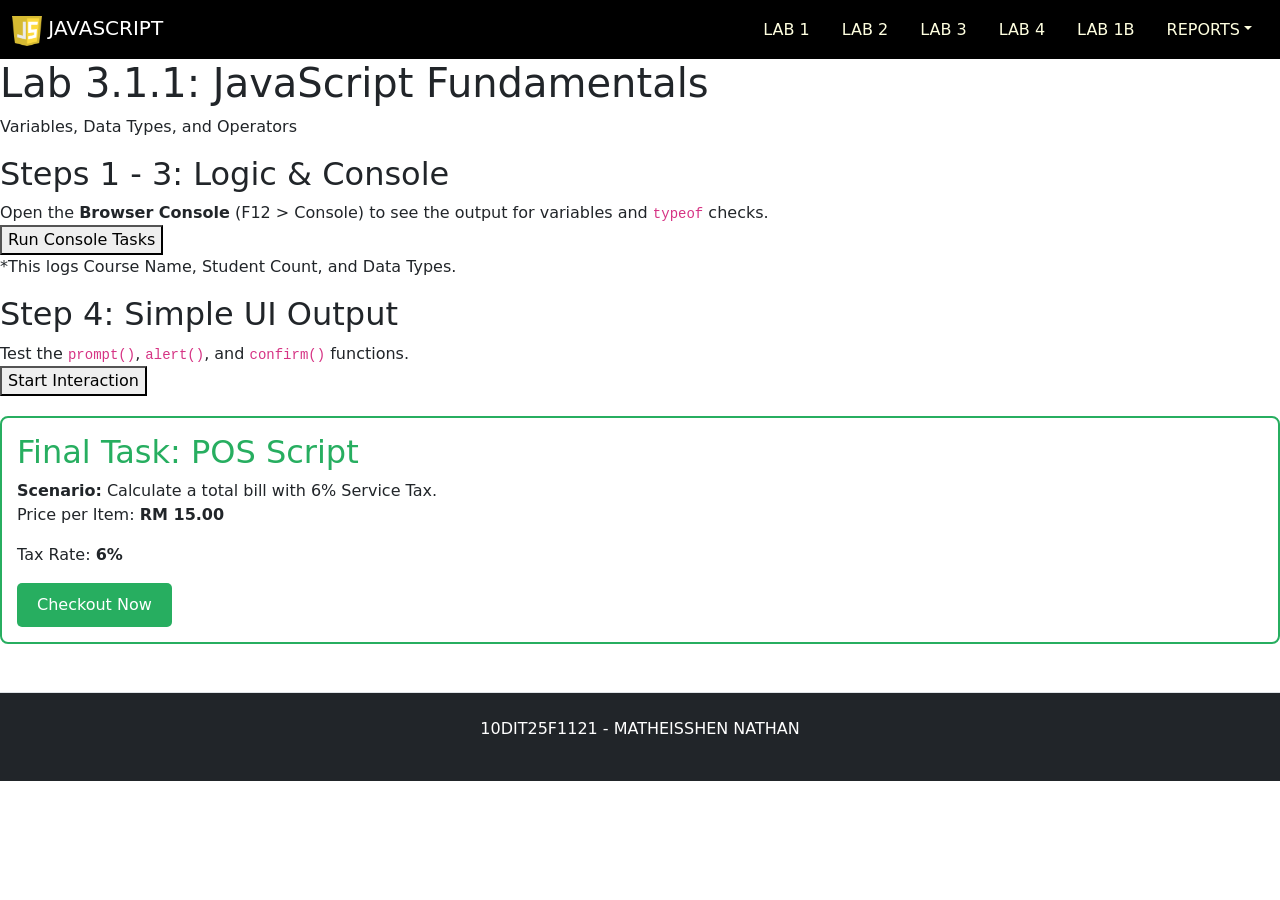
<file: index.html>
<!DOCTYPE html>
<html lang="en">

<head>
    <meta charset="UTF-8">
    <meta name="viewport" content="width=device-width, initial-scale=1.0">
    <title>JAVASCRIPT</title>
    <link rel="stylesheet" href="css/style.css">
    <link href="https://cdn.jsdelivr.net/npm/bootstrap@5.3.8/dist/css/bootstrap.min.css" rel="stylesheet">
</head>

<body>
    <header class="top">
        <nav class="navbar navbar-expand-lg ">
            <div class="container-fluid">
                <a class="navbar-brand" href="index.html" style="color: white;">
                    <img src="img\img_js.png" alt="Logo" width="30" height="30" class="d-inline-block align-text-top">
                    JAVASCRIPT
                </a>
                <nav class="nav">
                    <ul class="nav justify-content-end">
                        <li class="nav-item">
                            <a class="nav-link active" aria-current="page" href="index.html">LAB 1</a>
                        </li>
                        <li class="nav-item">
                            <a class="nav-link" href="lab_operators.html">LAB 2</a>
                        </li>
                        <li class="nav-item">
                            <a class="nav-link" href="lab_marklab.html">LAB 3</a>
                        </li>
                        <li class="nav-item">
                            <a class="nav-link" href="portfolio.html">LAB 4</a>
                        </li>
                        <li class="nav-item">
                            <a class="nav-link" href="mark_loop.html">LAB 1B</a>
                        </li>
                        <li class="nav-item dropdown">
                            <a class="nav-link dropdown-toggle" href="#" role="button" data-bs-toggle="dropdown" aria-expanded="false">REPORTS</a>
                            <ul class="dropdown-menu" style="background-color: black;">
                                <li class="dropdown-item">
                                    <a class="nav-link" href="LAB ACTIVITY 3_JS_Part 1.pdf" target="_blank">REPORT 1</a>
                                </li>
                                <li class="dropdown-item">
                                    <a class="nav-link" href="LAB ACTIVITY 3_JS_Part1-b.pdf" target="_blank">REPORT 2</a>
                                </li>
                                <li class="dropdown-item">
                                    <a class="nav-link" href="LAB ACTIVITY 3_JS_Part B_week9.pdf" target="_blank">REPORT 3</a>
                                </li>
                                <li class="dropdown-item">
                                    <a class="nav-link" href="LAB ACTIVITY 3_JS_Part C_week9 (AutoRecovered).pdf" target="_blank">REPORT 4</a>
                                </li>
                            </ul>
                        </li>
                    </ul>
                </nav>
            </div>
        </nav>
    </header>
    <main>
        <header>
            <h1>Lab 3.1.1: JavaScript Fundamentals</h1>
            <p>Variables, Data Types, and Operators</p>
        </header>
        <section class="lab-card">
            <h2>Steps 1 - 3: Logic & Console</h2>
            <div class="instruction">
                Open the <strong>Browser Console</strong> (F12 > Console) to see the output for variables and <code>typeof</code> checks.
            </div>
            <button onclick="runConsoleTasks()">Run Console Tasks</button>
            <p class="note">*This logs Course Name, Student Count, and Data Types.</p>
        </section>
    
        <section class="lab-card">
            <h2>Step 4: Simple UI Output</h2>
            <div class="instruction">
                Test the <code>prompt()</code>, <code>alert()</code>, and <code>confirm()</code> functions.
            </div>
            <button onclick="runInteraction()">Start Interaction</button>
        </section>
    
        <section class="lab-card" style="border: 2px solid #27ae60; margin-top: 20px; padding: 15px; border-radius: 8px;">
            <h2 style="color: #27ae60;">Final Task: POS Script</h2>
            <div class="instruction">
                <strong>Scenario:</strong> Calculate a total bill with 6% Service Tax.
            </div>
            <p>Price per Item: <strong>RM 15.00</strong></p>
            <p>Tax Rate: <strong>6%</strong></p>
            
            <button onclick="runPOS()" style="background-color: #27ae60; color: white; padding: 10px 20px; border: none; border-radius: 5px; cursor: pointer;">
                Checkout Now
            </button>
        </section>

    </main>
    <footer class="bg-dark border-top py-4 mt-5">
        <div class="container text-center">
            <p style="color: white;">10DIT25F1121 - MATHEISSHEN NATHAN</p>
        </div>
    </footer>
    <script>
    
        function runConsoleTasks() {
           
            const courseName = "Web Design Technology";
            let studentCount = 30;
            let isLabFinished = false;
    
            console.log("--- Step 1: Variables ---");
            console.log("Course:", courseName);
            console.log("Initial Students:", studentCount);
    
       
            let x = 10;
            let y = 3;
            console.log("--- Step 2: Arithmetic ---");
            console.log("Addition (10+3):", x + y);
            console.log("Remainder (10%3):", x % y);
    
    
            console.log("--- Step 3: Data Types ---");
            console.log("Type of courseName:", typeof courseName);
            console.log("Type of studentCount:", typeof studentCount);
            console.log("Type of isLabFinished:", typeof isLabFinished);
    
            alert("Check your browser console (F12) to see the results!");
    
        }
   

   
        function runInteraction() {
            let username = prompt("What is your name?");
            if (username) {
    
                alert("Welcome to JS Lab, " + username + "!");
                
                let proceed = confirm("Do you want to start the lab?");
                console.log("User wants to proceed:", proceed);
            }
        }
    

        function runPOS() {
            const pricePerItem = 15;
            const taxRate = 0.06;

            let quantity = prompt("How many items do you want to buy?");

            if (quantity !== null && quantity !== "") {
                let qtyNumber = parseInt(quantity);

                if (!isNaN(qtyNumber) && qtyNumber > 0) {
                    let subtotal = pricePerItem * qtyNumber;
                    let totalTax = subtotal * taxRate;
                    let finalBill = subtotal + totalTax;

                    alert("Order Summary:\n" +
                    "-------------------\n" +
                    "Quantity: " + qtyNumber + "\n" +
                    "Subtotal: RM " + subtotal.toFixed(2) + "\n" +
                    "Service Tax (6%): RM " + totalTax.toFixed(2) + "\n\n" +
                    "Your total bill is: RM " + finalBill.toFixed(2));
                
                } else {
                    alert("Invalid input! Please enter a valid number.");
                }
            }

        }
        
    </script>
    <script src="https://cdn.jsdelivr.net/npm/bootstrap@5.3.8/dist/js/bootstrap.bundle.min.js"
        integrity="sha384-FKyoEForCGlyvwx9Hj09JcYn3nv7wiPVlz7YYwJrWVcXK/BmnVDxM+D2scQbITxI"
        crossorigin="anonymous"></script>

</body>

</html>
</file>
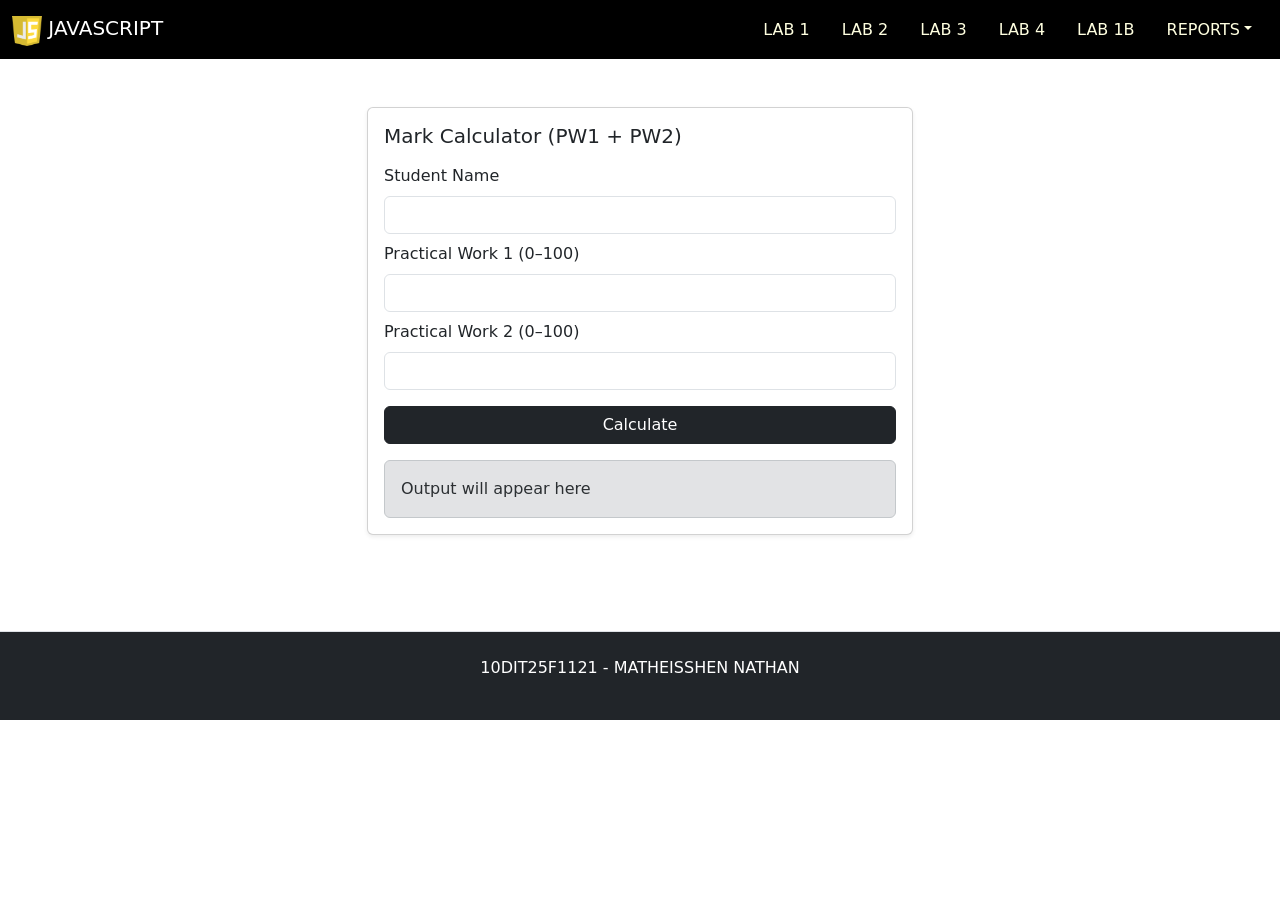
<file: lab_marklab.html>
<!DOCTYPE html>
<html lang="en">

<head>
    <meta charset="UTF-8">
    <meta name="viewport" content="width=device-width, initial-scale=1.0">
    <title>JAVASCRIPT</title>
    <link href="https://cdn.jsdelivr.net/npm/bootstrap@5.3.8/dist/css/bootstrap.min.css" rel="stylesheet">
    <link rel="stylesheet" href="css/style.css">
</head>

<body>
    <header class="top">
        <nav class="navbar navbar-expand-lg ">
            <div class="container-fluid">
                <a class="navbar-brand" href="index.html" style="color: white;">
                    <img src="img\img_js.png" alt="Logo" width="30" height="30" class="d-inline-block align-text-top">
                    JAVASCRIPT
                </a>
                <nav class="nav">
                    <ul class="nav justify-content-end">
                        <li class="nav-item">
                            <a class="nav-link active" aria-current="page" href="index.html">LAB 1</a>
                        </li>
                        <li class="nav-item">
                            <a class="nav-link" href="lab_operators.html">LAB 2</a>
                        </li>
                        <li class="nav-item">
                            <a class="nav-link" href="lab_marklab.html">LAB 3</a>
                        </li>
                        <li class="nav-item">
                            <a class="nav-link" href="portfolio.html">LAB 4</a>
                        </li>
                        <li class="nav-item">
                            <a class="nav-link" href="mark_loop.html">LAB 1B</a>
                        </li>
                        <li class="nav-item dropdown">
                            <a class="nav-link dropdown-toggle" href="#" role="button" data-bs-toggle="dropdown" aria-expanded="false">REPORTS</a>
                            <ul class="dropdown-menu" style="background-color: black;">
                                <li class="dropdown-item">
                                    <a class="nav-link" href="LAB ACTIVITY 3_JS_Part 1.pdf" target="_blank">REPORT 1</a>
                                </li>
                                <li class="dropdown-item">
                                    <a class="nav-link" href="LAB ACTIVITY 3_JS_Part1-b.pdf" target="_blank">REPORT 2</a>
                                </li>
                                <li class="dropdown-item">
                                    <a class="nav-link" href="LAB ACTIVITY 3_JS_Part B_week9.pdf" target="_blank">REPORT 3</a>
                                </li>
                                <li class="dropdown-item">
                                    <a class="nav-link" href="LAB ACTIVITY 3_JS_Part C_week9 (AutoRecovered).pdf" target="_blank">REPORT 4</a>
                                </li>
                            </ul>
                        </li>
                    </ul>
                </nav>
            </div>
        </nav>
    </header>
    <main>
        <div class="container py-5">
            <div class="row justify-content-center">
                <div class="col-md-6">

                    <div class="card shadow-sm">
                        <div class="card-body">
                            <h1 class="h5 mb-3">Mark Calculator (PW1 + PW2)</h1>

                            <div class="mb-2">
                                <label class="form-label">Student Name</label>
                                <input type="text" id="studentName" class="form-control">
                            </div>

                            <div class="mb-2">
                                <label class="form-label">Practical Work 1 (0–100)</label>
                                <input type="number" id="pw1" class="form-control" min="0" max="100">
                            </div>

                            <div class="mb-3">
                                <label class="form-label">Practical Work 2 (0–100)</label>
                                <input type="number" id="pw2" class="form-control" min="0" max="100">
                            </div>

                            <button id="btnCalc" class="btn btn-dark w-100">Calculate</button>

                            <div id="outputBox" class="alert alert-secondary mt-3 mb-0">
                                Output will appear here
                            </div>
                        </div>
                    </div>

                </div>
            </div>
        </div>


    </main>
    <footer class="bg-dark border-top py-4 mt-5">
        <div class="container text-center">
            <p style="color: white;">10DIT25F1121 - MATHEISSHEN NATHAN</p>
        </div>
    </footer>
    <script src="js/script.js"></script>
    <script src="https://cdn.jsdelivr.net/npm/bootstrap@5.3.8/dist/js/bootstrap.bundle.min.js"></script>
</body>

</html>
</file>
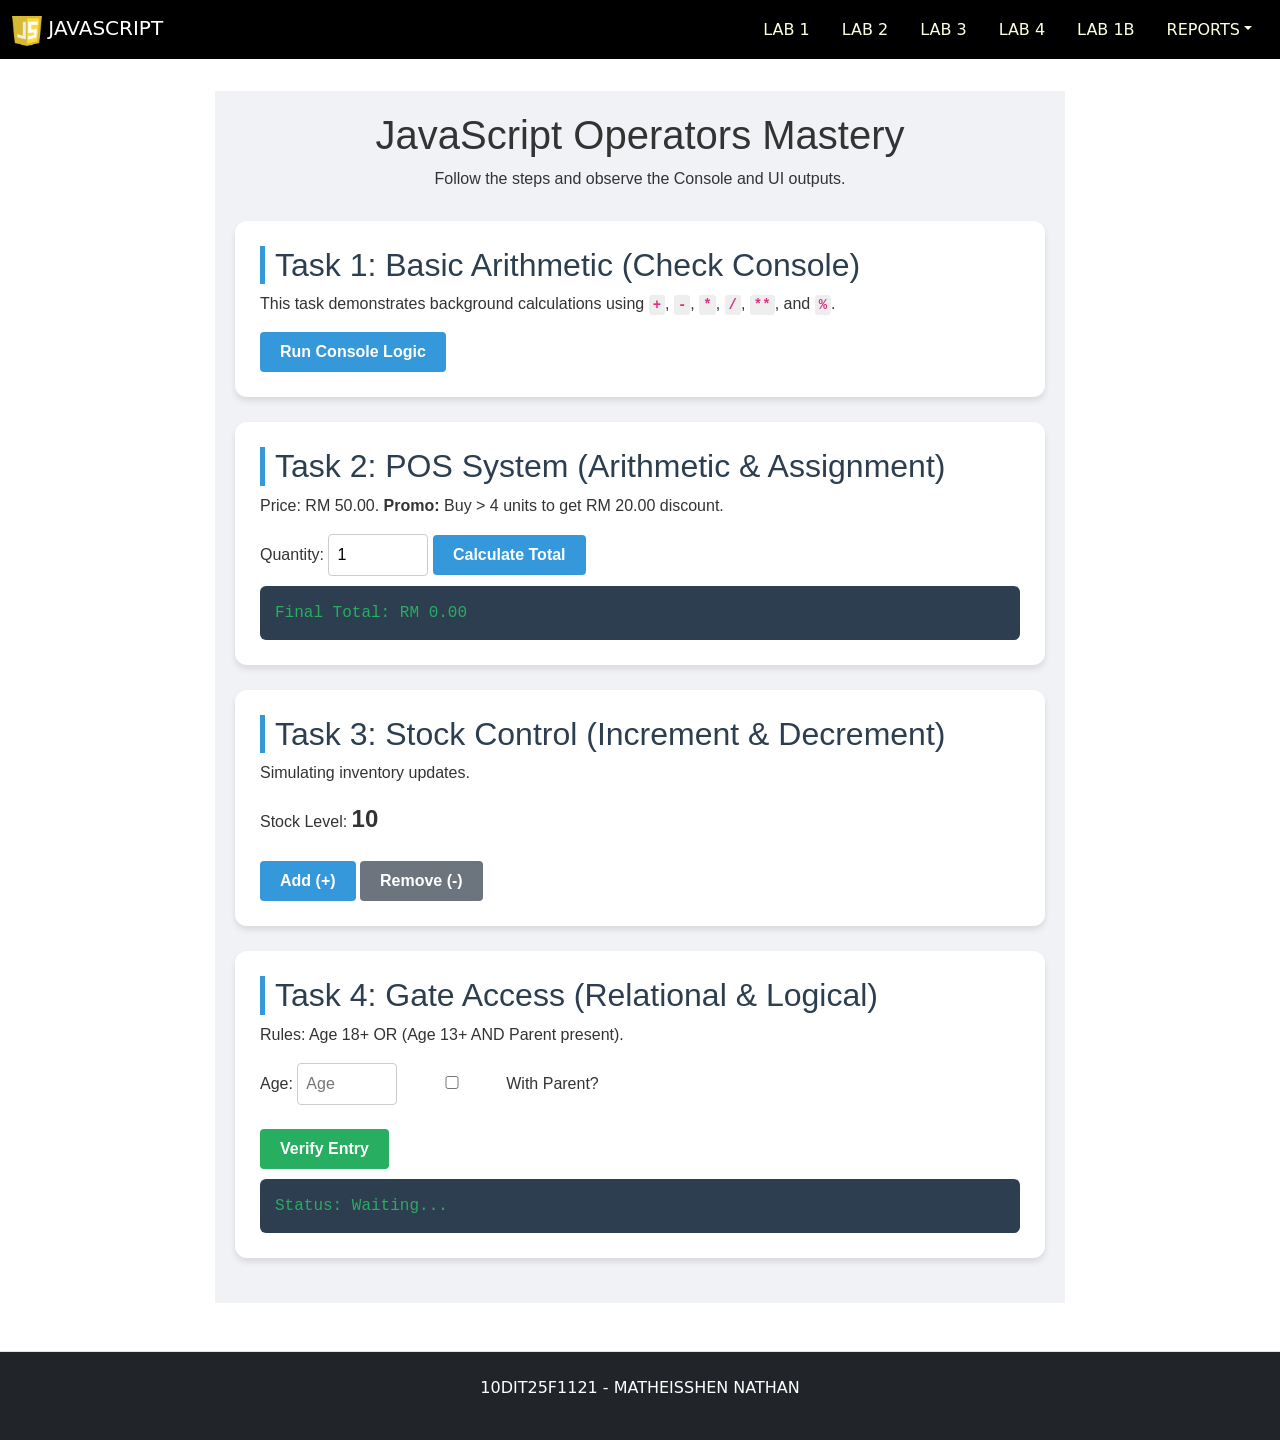
<file: lab_operators.html>
<!DOCTYPE html>
<html lang="en">

<head>
    <meta charset="UTF-8">
    <meta name="viewport" content="width=device-width, initial-scale=1.0">
    <title>JAVASCRIPT</title>
    <link href="https://cdn.jsdelivr.net/npm/bootstrap@5.3.8/dist/css/bootstrap.min.css" rel="stylesheet">
    <link rel="stylesheet" href="css/style.css">
    <style>
        main {
            font-family: 'Segoe UI', sans-serif;
            max-width: 850px;
            margin: 2rem auto;
            background-color: #f0f2f5;
            padding: 20px;
            color: #333;
        }

        section {
            background: white;
            padding: 25px;
            border-radius: 12px;
            margin-bottom: 25px;
            box-shadow: 0 4px 6px rgba(0, 0, 0, 0.1);
        }

        h2 {
            color: #2c3e50;
            border-left: 5px solid #3498db;
            padding-left: 10px;
            margin-top: 0;
        }

        .output-box {
            background: #2c3e50;
            color: #27ae60;
            padding: 15px;
            border-radius: 6px;
            font-family: 'Courier New', monospace;
            margin-top: 10px;
        }

        .short-note {
            background: #fff3cd;
            color: #856404;
            padding: 15px;
            border-radius: 6px;
            margin-top: 15px;
            border-left: 5px solid #ffc107;
            display: none;
            font-size: 0.9rem;
        }

        input {
            padding: 8px;
            width: 100px;
            border-radius: 4px;
            border: 1px solid #ccc;
        }

        button {
            padding: 8px 20px;
            background: #3498db;
            color: white;
            border: none;
            border-radius: 4px;
            cursor: pointer;
            font-weight: bold;
        }

        button:hover {
            background: #2980b9;
        }

        code {
            background: #eee;
            padding: 2px 4px;
            border-radius: 3px;
            font-weight: bold;
            color: #d63384;
        }
    </style>
</head>

<body>
    <header class="top">
        <nav class="navbar navbar-expand-lg ">
            <div class="container-fluid">
                <a class="navbar-brand" href="index.html" style="color: white;">
                    <img src="img\img_js.png" alt="Logo" width="30" height="30" class="d-inline-block align-text-top">
                    JAVASCRIPT
                </a>
                <nav class="nav">
                    <ul class="nav justify-content-end">
                        <li class="nav-item">
                            <a class="nav-link active" aria-current="page" href="index.html">LAB 1</a>
                        </li>
                        <li class="nav-item">
                            <a class="nav-link" href="lab_operators.html">LAB 2</a>
                        </li>
                        <li class="nav-item">
                            <a class="nav-link" href="lab_marklab.html">LAB 3</a>
                        </li>
                        <li class="nav-item">
                            <a class="nav-link" href="portfolio.html">LAB 4</a>
                        </li>
                        <li class="nav-item">
                            <a class="nav-link" href="mark_loop.html">LAB 1B</a>
                        </li>
                        <li class="nav-item dropdown">
                            <a class="nav-link dropdown-toggle" href="#" role="button" data-bs-toggle="dropdown" aria-expanded="false">REPORTS</a>
                            <ul class="dropdown-menu" style="background-color: black;">
                                <li class="dropdown-item">
                                    <a class="nav-link" href="LAB ACTIVITY 3_JS_Part 1.pdf" target="_blank">REPORT 1</a>
                                </li>
                                <li class="dropdown-item">
                                    <a class="nav-link" href="LAB ACTIVITY 3_JS_Part1-b.pdf" target="_blank">REPORT 2</a>
                                </li>
                                <li class="dropdown-item">
                                    <a class="nav-link" href="LAB ACTIVITY 3_JS_Part B_week9.pdf" target="_blank">REPORT 3</a>
                                </li>
                                <li class="dropdown-item">
                                    <a class="nav-link" href="LAB ACTIVITY 3_JS_Part C_week9 (AutoRecovered).pdf" target="_blank">REPORT 4</a>
                                </li>
                            </ul>
                        </li>
                    </ul>
                </nav>
            </div>
        </nav>
    </header>
    <main>
        <header style="text-align: center; margin-bottom: 30px;">
            <h1>JavaScript Operators Mastery</h1>
            <p>Follow the steps and observe the Console and UI outputs.</p>
        </header>
    
        <section>
            <h2>Task 1: Basic Arithmetic (Check Console)</h2>
            <p>This task demonstrates background calculations using <code>+</code>, <code>-</code>, <code>*</code>,
                <code>/</code>, <code>**</code>, and <code>%</code>.
            </p>
            <button onclick="runTask1()">Run Console Logic</button>
        </section>
    
        <section>
            <h2>Task 2: POS System (Arithmetic & Assignment)</h2>
            <p>Price: RM 50.00. <strong>Promo:</strong> Buy > 4 units to get RM 20.00 discount.</p>
            Quantity: <input type="number" id="qty" value="1">
            <button onclick="runTask2()">Calculate Total</button>
            <div id="outPOS" class="output-box">Final Total: RM 0.00</div>
            <div id="notePOS" class="short-note"></div>
        </section>
    
        <section>
            <h2>Task 3: Stock Control (Increment & Decrement)</h2>
            <p>Simulating inventory updates.</p>
            Stock Level: <span id="stockVal" style="font-size: 1.5rem; font-weight: bold;">10</span><br><br>
            <button onclick="runTask3('inc')">Add (+)</button>
            <button onclick="runTask3('dec')" style="background:#6c757d;">Remove (-)</button>
            <div id="noteStock" class="short-note"></div>
        </section>
    
        <section>
            <h2>Task 4: Gate Access (Relational & Logical)</h2>
            <p>Rules: Age 18+ OR (Age 13+ AND Parent present).</p>
            Age: <input type="number" id="age" placeholder="Age">
            <label><input type="checkbox" id="parent"> With Parent?</label><br><br>
            <button onclick="runTask4()" style="background:#27ae60;">Verify Entry</button>
            <div id="outSecurity" class="output-box">Status: Waiting...</div>
            <div id="noteSecurity" class="short-note"></div>
        </section>
    </body>
    
    <script>
    
        function showNote(id, text) {
            const noteDiv = document.getElementById(id);
            noteDiv.style.display = 'block';
            noteDiv.innerHTML = text;
        }
    
        function runTask1() {
            console.log("--- Task 1: Arithmetic Operations ---");
            let students = 31;
            students = students + 1;
            students = students - 2;
            students = students * 2;
            students = students / 2;
            let power = 10 ** 2;
            let remainder = 31 % 2;
    
            console.log("Final Student Count: " + students);
            console.log("10 to the power of 2: " + power);
            console.log("Remainder of 31/2: " + remainder);
            alert("Check Browser Console (F12) for results!");
        }
    
        function runTask2() {
            let price = 50;
            let qty = parseInt(document.getElementById('qty').value);
    
            let total = price * qty;
            let note = "<b>Subtopic (a) Arithmetic:</b> <code>*</code> multiplied " + price + " by " + qty + ".<br>";
    
            if (qty > 4) {
                total -= 20;
                note += "<b>Subtopic (b) Assignment:</b> <code>-=</code> updated the total by subtracting the discount.";
            }
    
            document.getElementById('outPOS').textContent = "Final Total: RM " + total.toFixed(2);
            showNote('notePOS', note);
        }
    
        let stock = 10;
        function runTask3(type) {
            let note = "";
            if (type == 'inc') {
                stock++;
                note = "<b>Subtopic (c) Increment:</b> <code>++</code> increased the stock by 1.";
            } else {
                stock--;
                note = "<b>Subtopic (c) Decrement:</b> <code>--</code> decreased the stock by 1.";
            }
            document.getElementById('stockVal').textContent = stock;
            showNote('noteStock', note);
        }
    
        // --- TASK 4: RELATIONAL & LOGICAL ---
        function runTask4() {
            let age = parseInt(document.getElementById('age').value);
            let hasParent = document.getElementById('parent').checked;
            let status = document.getElementById('outSecurity');
    
            if (isNaN(age)) return alert("Please enter a valid age.");
    
            // d. Relational: >=
            // e. Logical: || (OR), && (AND)
            let isEligible = (age >= 18) || (age >= 13 && hasParent);
    
            status.textContent = isEligible ? "Status: ACCESS GRANTED ✅" : "Status: ACCESS DENIED ❌";
            status.style.color = isEligible ? "#27ae60" : "#ff4d4d";
    
            let note = "<b>Subtopic (d) Relational:</b> <code>>=</code> compared Age (" + age + ") to the limit.<br>";
            note += "<b>Subtopic (e) Logical:</b> Used <code>||</code> (OR) and <code>&&</code> (AND) to combine rules.";
            showNote('noteSecurity', note);
    
        }
    </script>

    </main>
    <footer class="bg-dark border-top py-4 mt-5">
        <div class="container text-center">
            <p style="color: white;">10DIT25F1121 - MATHEISSHEN NATHAN</p>
        </div>
    </footer>
    <script src="https://cdn.jsdelivr.net/npm/bootstrap@5.3.8/dist/js/bootstrap.bundle.min.js"
        integrity="sha384-FKyoEForCGlyvwx9Hj09JcYn3nv7wiPVlz7YYwJrWVcXK/BmnVDxM+D2scQbITxI"
        crossorigin="anonymous"></script>
</body>

</html>
</file>
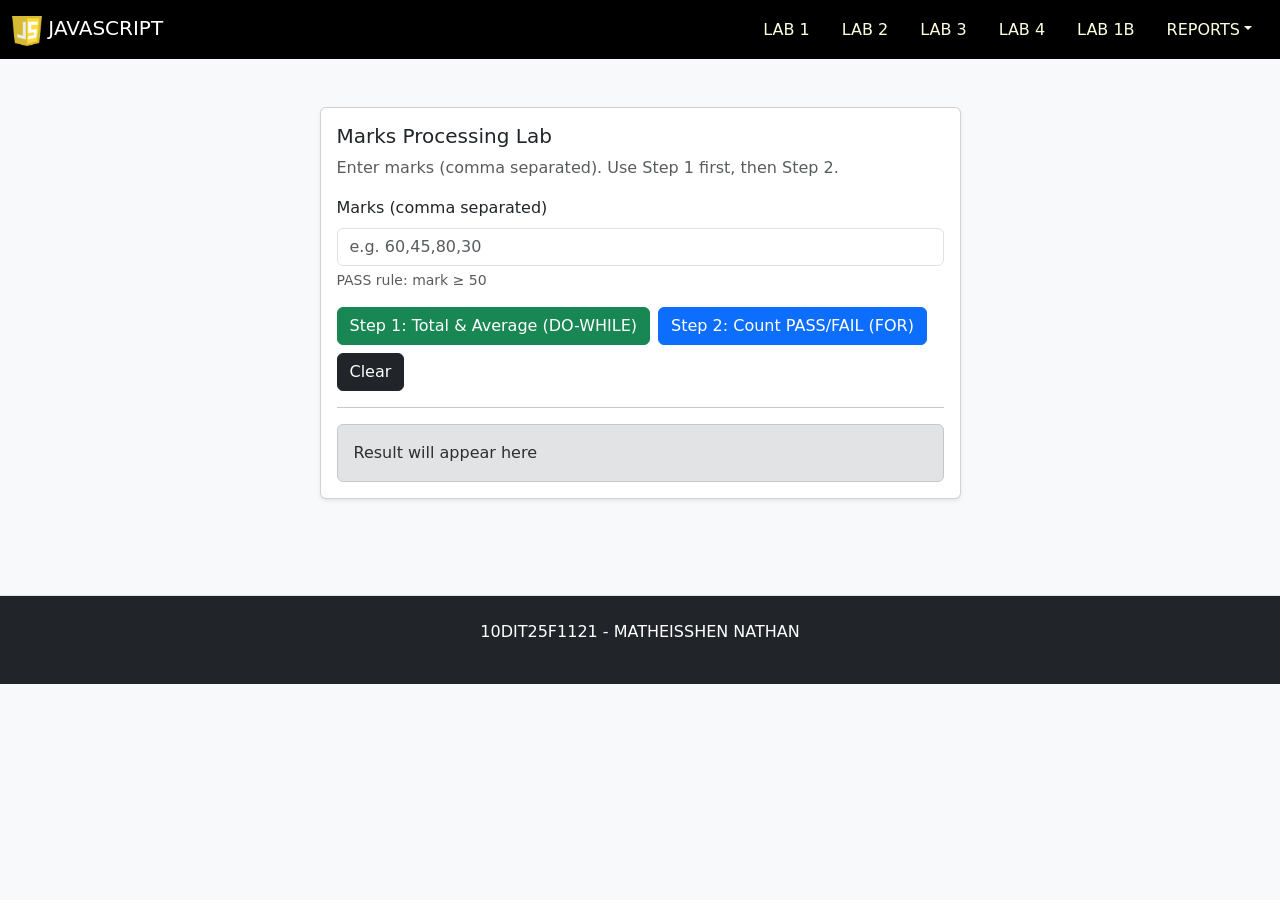
<file: mark_loop.html>
<!DOCTYPE html>
<html lang="en">

<head>
    <meta charset="UTF-8">
    <meta name="viewport" content="width=device-width, initial-scale=1.0">
    <title>JAVASCRIPT</title>
    <link href="https://cdn.jsdelivr.net/npm/bootstrap@5.3.2/dist/css/bootstrap.min.css" rel="stylesheet">
    <link rel="stylesheet" href="css/style.css">
</head>

<body>
    <header class="top">
        <nav class="navbar navbar-expand-lg ">
            <div class="container-fluid">
                <a class="navbar-brand" href="index.html" style="color: white;">
                    <img src="img/img_js.png" alt="Logo" width="30" height="30" class="d-inline-block align-text-top">
                    JAVASCRIPT
                </a>
                <nav class="nav">
                    <ul class="nav justify-content-end">
                        <li class="nav-item">
                            <a class="nav-link active" aria-current="page" href="index.html">LAB 1</a>
                        </li>
                        <li class="nav-item">
                            <a class="nav-link" href="lab_operators.html">LAB 2</a>
                        </li>
                        <li class="nav-item">
                            <a class="nav-link" href="lab_marklab.html">LAB 3</a>
                        </li>
                        <li class="nav-item">
                            <a class="nav-link" href="portfolio.html">LAB 4</a>
                        </li>
                        <li class="nav-item">
                            <a class="nav-link" href="mark_loop.html">LAB 1B</a>
                        </li>
                        <li class="nav-item dropdown">
                            <a class="nav-link dropdown-toggle" href="#" role="button" data-bs-toggle="dropdown"
                                aria-expanded="false">REPORTS</a>
                            <ul class="dropdown-menu" style="background-color: black;">
                                <li class="dropdown-item">
                                    <a class="nav-link" href="LAB ACTIVITY 3_JS_Part 1.pdf" target="_blank">REPORT 1</a>
                                </li>
                                <li class="dropdown-item">
                                    <a class="nav-link" href="LAB ACTIVITY 3_JS_Part1-b.pdf" target="_blank">REPORT
                                        2</a>
                                </li>
                                <li class="dropdown-item">
                                    <a class="nav-link" href="LAB ACTIVITY 3_JS_Part B_week9.pdf" target="_blank">REPORT
                                        3</a>
                                </li>
                                <li class="dropdown-item">
                                    <a class="nav-link" href="LAB ACTIVITY 3_JS_Part C_week9 (AutoRecovered).pdf"
                                        target="_blank">REPORT 4</a>
                                </li>
                            </ul>
                        </li>
                    </ul>
                </nav>
            </div>
        </nav>
    </header>
    <main>

        <body class="bg-light">

            <div class="container py-5">
                <div class="row justify-content-center">
                    <div class="col-lg-7">

                        <div class="card shadow-sm">
                            <div class="card-body">
                                <h1 class="h5 mb-2">Marks Processing Lab</h1>
                                <p class="text-muted mb-3">
                                    Enter marks (comma separated). Use Step 1 first, then Step 2.
                                </p>

                                <div class="mb-3">
                                    <label class="form-label">Marks (comma separated)</label>
                                    <input type="text" id="marks" class="form-control" placeholder="e.g. 60,45,80,30">
                                    <div class="form-text">PASS rule: mark ≥ 50</div>
                                </div>

                                <div class="d-flex flex-wrap gap-2">
                                    <button id="btnDoWhile" class="btn btn-success">Step 1: Total & Average
                                        (DO-WHILE)</button>
                                    <button id="btnFor" class="btn btn-primary">Step 2: Count PASS/FAIL (FOR)</button>
                                    <button id="btnClear" class="btn btn-dark">Clear</button>
                                </div>

                                <hr>

                                <div id="output" class="alert alert-secondary mb-0">
                                    Result will appear here
                                </div>
                            </div>
                        </div>

                    </div>
                </div>
            </div>

    </main>
    <footer class="bg-dark border-top py-4 mt-5">
        <div class="container text-center">
            <p style="color: white;">10DIT25F1121 - MATHEISSHEN NATHAN</p>
        </div>
    </footer>
    <script src="js/script2 (1).js"></script>
    <script src="https://cdn.jsdelivr.net/npm/bootstrap@5.3.2/dist/js/bootstrap.bundle.min.js"></script>
</body>

</html>
</file>
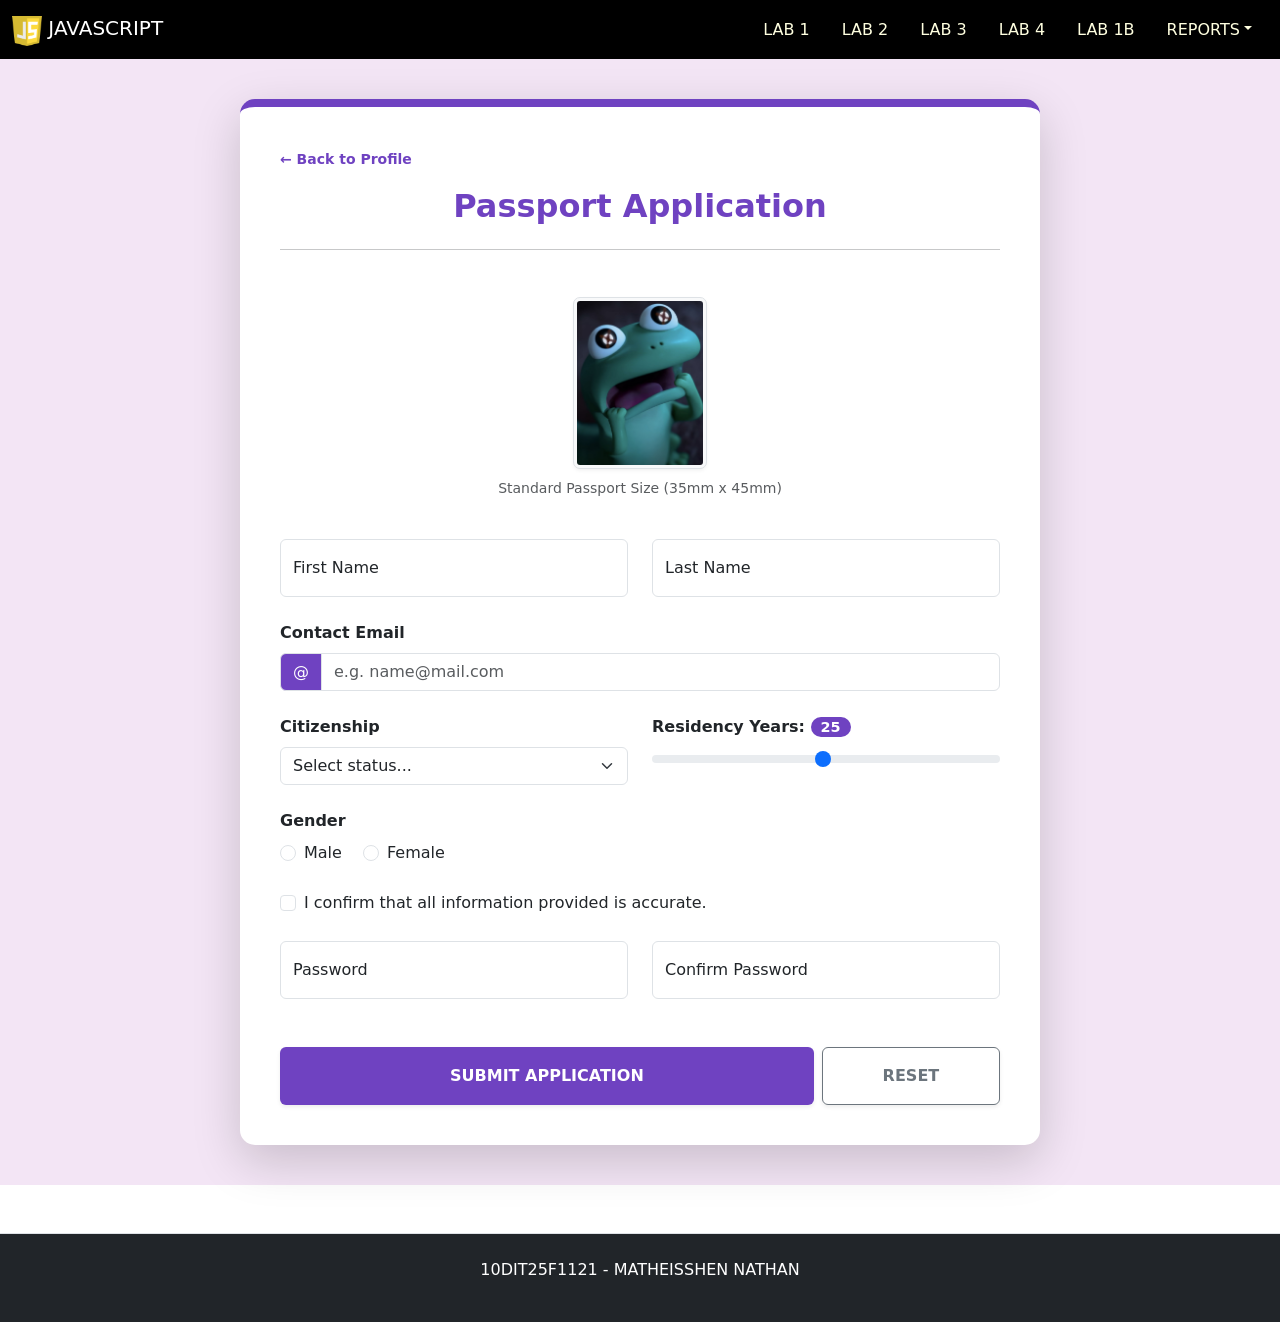
<file: passport.form.html>
<!DOCTYPE html>
<html lang="en">

<head>
    <meta charset="UTF-8">
    <meta name="viewport" content="width=device-width, initial-scale=1.0">
    <title>Lab 3.3: Passport Application Form</title>
    <link href="https://cdn.jsdelivr.net/npm/bootstrap@5.3.8/dist/css/bootstrap.min.css" rel="stylesheet">
    <link rel="stylesheet" href="css/style.css">
    <style>
        :root {
            --primary-purple: #6f42c1;
            --hover-purple: #59359a;
            --light-purple: #f3e5f5;
        }

        main {
            background-color: var(--light-purple);
            padding: 40px 20px;
        }

        .form-container {
            max-width: 800px;
            margin: auto;
            background: white;
            padding: 40px;
            border-radius: 15px;
            border-top: 8px solid var(--primary-purple);
        }

        .text-purple {
            color: var(--primary-purple);
        }

        .bg-purple {
            background-color: var(--primary-purple) !important;
        }

        .btn-purple {
            background-color: var(--primary-purple);
            color: white;
        }

        .btn-purple:hover {
            background-color: var(--hover-purple);
            color: white;
        }

        .passport-photo {
            width: 3.5cm;
            height: 4.5cm;
            object-fit: cover;
            border: 3px solid #f8f9fa;
            outline: 1px solid #dee2e6;
            display: block;
            margin: 0 auto 10px auto;
        }

        .form-control:focus,
        .form-select:focus {
            border-color: var(--primary-purple);
            box-shadow: 0 0 0 0.25rem rgba(111, 66, 193, 0.25);
        }

        #rangeValue {
            background-color: var(--primary-purple);
            color: white;
            padding: 2px 10px;
            border-radius: 10px;
            font-size: 0.9rem;
        }

        #successMessage {
            display: none;
        }
    </style>

</head>

<body>
    <header class="top">
        <nav class="navbar navbar-expand-lg ">
            <div class="container-fluid">
                <a class="navbar-brand" href="index.html" style="color: white;">
                    <img src="img\img_js.png" alt="Logo" width="30" height="30" class="d-inline-block align-text-top">
                    JAVASCRIPT
                </a>
                <nav class="nav">
                    <ul class="nav justify-content-end">
                        <li class="nav-item">
                            <a class="nav-link active" aria-current="page" href="index.html">LAB 1</a>
                        </li>
                        <li class="nav-item">
                            <a class="nav-link" href="lab_operators.html">LAB 2</a>
                        </li>
                        <li class="nav-item">
                            <a class="nav-link" href="lab_marklab.html">LAB 3</a>
                        </li>
                        <li class="nav-item">
                            <a class="nav-link" href="portfolio.html">LAB 4</a>
                        </li>
                        <li class="nav-item">
                            <a class="nav-link" href="mark_loop.html">LAB 1B</a>
                        </li>
                        <li class="nav-item dropdown">
                            <a class="nav-link dropdown-toggle" href="#" role="button" data-bs-toggle="dropdown" aria-expanded="false">REPORTS</a>
                            <ul class="dropdown-menu" style="background-color: black;">
                                <li class="dropdown-item">
                                    <a class="nav-link" href="LAB ACTIVITY 3_JS_Part 1.pdf" target="_blank">REPORT 1</a>
                                </li>
                                <li class="dropdown-item">
                                    <a class="nav-link" href="LAB ACTIVITY 3_JS_Part1-b.pdf" target="_blank">REPORT 2</a>
                                </li>
                                <li class="dropdown-item">
                                    <a class="nav-link" href="LAB ACTIVITY 3_JS_Part B_week9.pdf" target="_blank">REPORT 3</a>
                                </li>
                                <li class="dropdown-item">
                                    <a class="nav-link" href="LAB ACTIVITY 3_JS_Part C_week9 (AutoRecovered).pdf" target="_blank">REPORT 4</a>
                                </li>
                            </ul>
                        </li>
                    </ul>
                </nav>
            </div>
        </nav>
    </header>
    <main>
        <div class="container">
            <div class="form-container shadow-lg">

                <div class="mb-3">
                    <a href="portfolio.html" class="text-decoration-none text-purple small fw-bold">&larr; Back to
                        Profile</a>
                </div>

                <h2 class="mb-4 text-center fw-bold text-purple">Passport Application</h2>
                <hr class="mb-5">

                <div id="successMessage" class="alert alert-success alert-dismissible fade show" role="alert">
                    <strong>Success!</strong> Your application has been validated and submitted gracefully.
                    <button type="button" class="btn-close" data-bs-dismiss="alert" aria-label="Close"></button>
                </div>

                <form class="row g-4 needs-validation" id="passportForm" novalidate>

                    <div class="col-12 text-center">
                        <img src="img\Hoppers-022726-03-18e993dcee55446d92d93ebb62b445f3.jpg" class="passport-photo rounded shadow-sm" alt="Profile">
                        <p class="text-muted small">Standard Passport Size (35mm x 45mm)</p>
                    </div>

                    <div class="col-md-6">
                        <div class="form-floating">
                            <input type="text" class="form-control" id="firstName" placeholder="First Name" required>
                            <label for="firstName">First Name</label>
                            <div class="invalid-feedback">First name is required.</div>
                        </div>
                    </div>

                    <div class="col-md-6">
                        <div class="form-floating">
                            <input type="text" class="form-control" id="lastName" placeholder="Last Name" required>
                            <label for="lastName">Last Name</label>
                            <div class="invalid-feedback">Last name is required.</div>
                        </div>
                    </div>

                    <div class="col-md-12">
                        <label for="userEmail" class="form-label fw-bold">Contact Email</label>
                        <div class="input-group has-validation">
                            <span class="input-group-text bg-purple text-white">@</span>
                            <input type="email" class="form-control" id="userEmail" placeholder="e.g. name@mail.com"
                                required>
                            <div class="invalid-feedback">Please enter a valid email address.</div>
                        </div>
                    </div>

                    <div class="col-md-6">
                        <label for="citizenStatus" class="form-label fw-bold">Citizenship</label>
                        <select class="form-select" id="citizenStatus" required>
                            <option selected disabled value="">Select status...</option>
                            <option>Citizen</option>
                            <option>Permanent Resident</option>
                        </select>
                        <div class="invalid-feedback">Selection required.</div>
                    </div>

                    <div class="col-md-6">
                        <label for="yearsResidency" class="form-label fw-bold">
                            Residency Years: <span id="rangeValue">25</span>
                        </label>
                        <input type="range" class="form-range" min="1" max="50" value="25" id="yearsResidency">
                    </div>

                    <div class="col-md-12">
                        <label class="form-label d-block fw-bold">Gender</label>
                        <div class="form-check form-check-inline">
                            <input class="form-check-input" type="radio" name="gender" id="male" required>
                            <label class="form-check-label" for="male">Male</label>
                        </div>
                        <div class="form-check form-check-inline">
                            <input class="form-check-input" type="radio" name="gender" id="female" required>
                            <label class="form-check-label" for="female">Female</label>
                        </div>
                        <div class="invalid-feedback">Please select a gender.</div>
                    </div>

                    <div class="col-12">
                        <div class="form-check">
                            <input class="form-check-input" type="checkbox" value="" id="invalidCheck" required>
                            <label class="form-check-label" for="invalidCheck">
                                I confirm that all information provided is accurate.
                            </label>
                            <div class="invalid-feedback">You must agree before submitting.</div>
                        </div>
                    </div>

                    <div class="col-md-6">
                        <div class="form-floating">
                            <input type="password" class="form-control" id="password" placeholder="Password" required>
                            <label for="password">Password</label>
                            <div class="invalid-feedback">Please enter a password.</div>
                        </div>
                    </div>

                    <div class="col-md-6">
                        <div class="form-floating">
                            <input type="password" class="form-control" id="confirmPassword"
                                placeholder="Confirm Password" required>
                            <label for="confirmPassword">Confirm Password</label>
                            <div class="invalid-feedback" id="confirmFeedback">Passwords do not match!</div>
                        </div>
                    </div>

                    <div class="col-12 mt-5 d-flex gap-2">
                        <button class="btn btn-purple w-75 py-3 fw-bold shadow-sm" type="submit">SUBMIT
                            APPLICATION</button>
                        <button class="btn btn-outline-secondary w-25 py-3 fw-bold shadow-sm" type="reset"
                            id="resetBtn">RESET</button>
                    </div>

                </form>
            </div>
        </div>


        <script>
            (function () {
                'use strict'

                const form = document.getElementById('passportForm');
                const successDiv = document.getElementById('successMessage');
                const resetBtn = document.getElementById('resetBtn');
                const rangeInput = document.getElementById('yearsResidency');
                const rangeValue = document.getElementById('rangeValue');

                // Update range value display
                rangeInput.addEventListener('input', function () {
                    rangeValue.textContent = this.value;
                });

                // Form Validation Logic
                form.addEventListener('submit', function (event) {
                    if (!form.checkValidity()) {
                        event.preventDefault();
                        event.stopPropagation();
                        successDiv.style.display = 'none';
                    } else {
                        event.preventDefault();
                        successDiv.style.display = 'block';
                        window.scrollTo({ top: 0, behavior: 'smooth' });
                    }
                    form.classList.add('was-validated');
                }, false);

                // Reset Logic
                resetBtn.addEventListener('click', function () {
                    form.classList.remove('was-validated');
                    successDiv.style.display = 'none';
                    rangeValue.textContent = "25"; // Reset range display to default
                });

            })();
            (function () {
                'use strict'

                const form = document.getElementById('passportForm');
                const password = document.getElementById('password');
                const confirmPassword = document.getElementById('confirmPassword');

                // Fungsi untuk menyemak padanan kata laluan
                function validatePassword() {
                    if (password.value !== confirmPassword.value) {
                        // Jika tidak sama, set ralat custom
                        confirmPassword.setCustomValidity("Passwords do not match");
                    } else {
                        // Jika sama, kosongkan ralat (sah)
                        confirmPassword.setCustomValidity("");
                    }
                }

                // Jalankan fungsi setiap kali pengguna menaip
                password.addEventListener('change', validatePassword);
                confirmPassword.addEventListener('keyup', validatePassword);

                // Kekalkan logik submit anda yang sedia ada
                form.addEventListener('submit', function (event) {
                    // validatePassword dipanggil sekali lagi sebelum submit untuk kepastian
                    validatePassword();

                    if (!form.checkValidity()) {
                        event.preventDefault();
                        event.stopPropagation();
                    } else {
                        event.preventDefault();
                        document.getElementById('successMessage').style.display = 'block';
                        window.scrollTo({ top: 0, behavior: 'smooth' });
                    }
                    form.classList.add('was-validated');
                }, false);

                // ... (Logik Range dan Reset anda yang lain)
            })();
        </script>

        <script src="https://cdn.jsdelivr.net/npm/bootstrap@5.3.0/dist/js/bootstrap.bundle.min.js"></script>


    </main>
    <footer class="bg-dark border-top py-4 mt-5">
        <div class="container text-center">
            <p style="color: white;">10DIT25F1121 - MATHEISSHEN NATHAN</p>
        </div>
    </footer>
    <script src="js/script.js"></script>

</body>

</html>
</file>
<file: css/style.css>
.top {
    background-color: black;
}
.nav-link {
  color: lightyellow !important;
}
.nav-link:hover {
  color: lightslategray !important;
}
</file>
